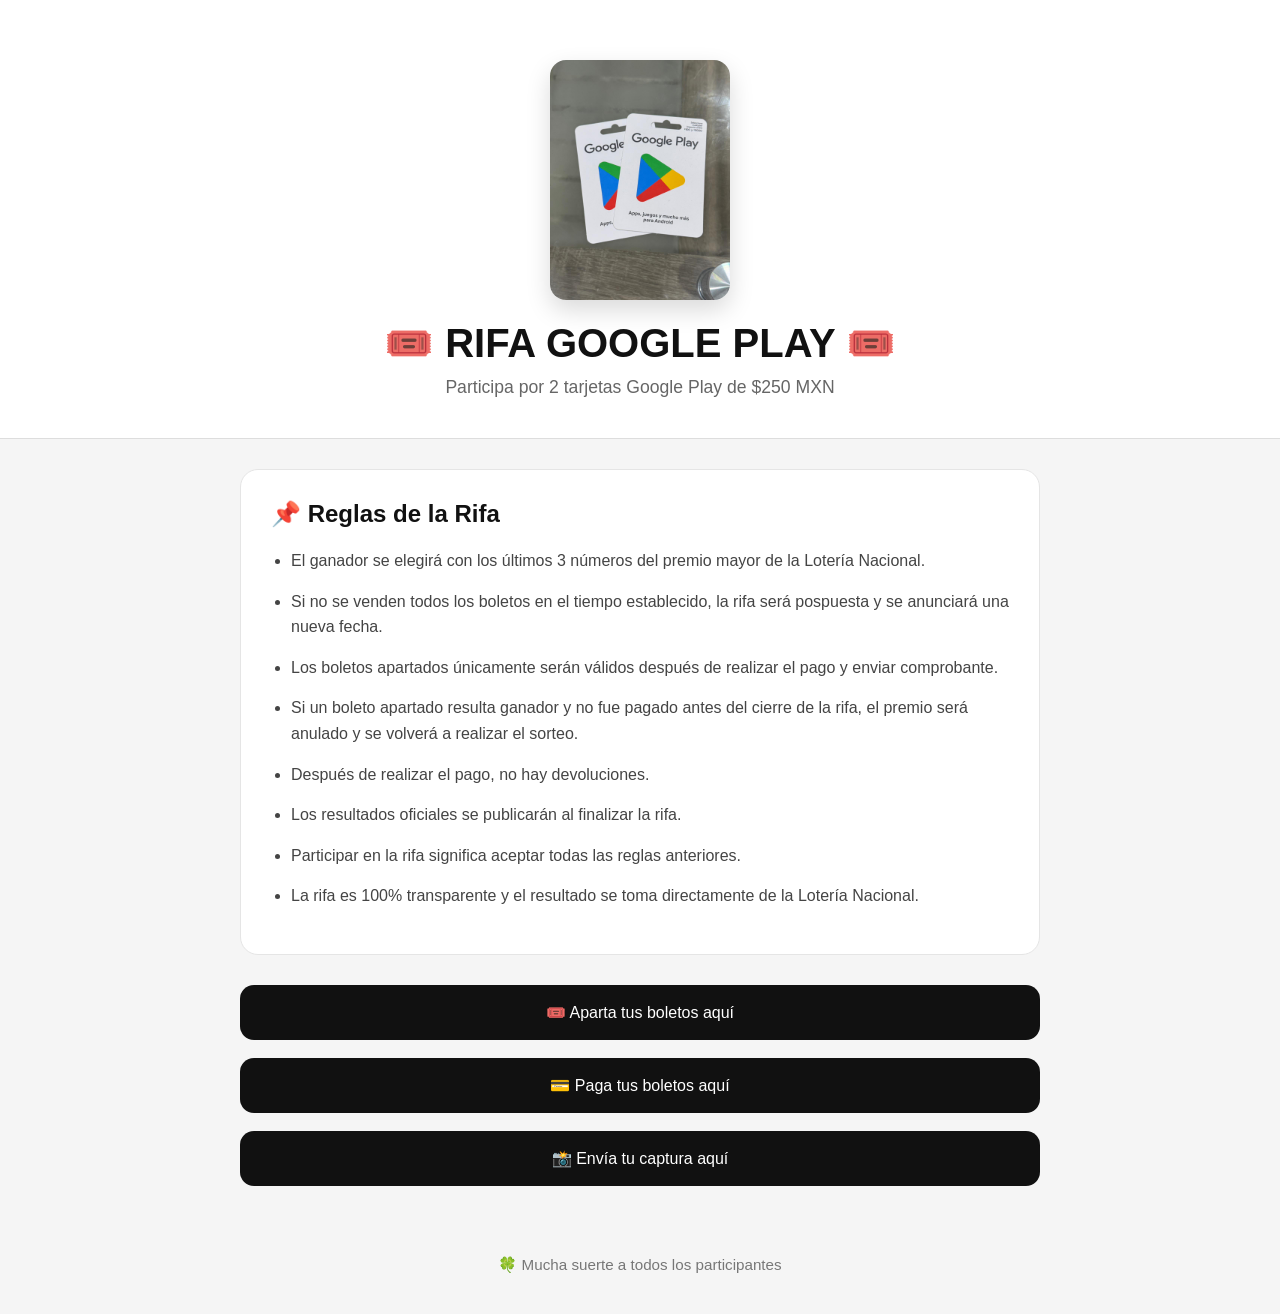
<file: sorteos/index.html>
<!DOCTYPE html>
<html lang="es">
<head>
  <meta charset="UTF-8" />
  <meta name="viewport" content="width=device-width, initial-scale=1.0"/>
  <title>Rifa Google Play</title>
  <link rel="stylesheet" href="styles.css">
</head>
<body>
  <div class="background"></div>
  <header class="hero">
	<div class="prize-image">
	<img src="premio.jpg" alt="Premio Google Play" />
	</div>
    <h1>🎟️ RIFA GOOGLE PLAY 🎟️</h1>
    <p>Participa por 2 tarjetas Google Play de $250 MXN</p>
  </header>
  <section class="card">
  <h2>📌 Reglas de la Rifa</h2>
  <ul>
    <li>El ganador se elegirá con los últimos 3 números del premio mayor de la Lotería Nacional.</li>
    <li>Si no se venden todos los boletos en el tiempo establecido, la rifa será pospuesta y se anunciará una nueva fecha.</li>
    <li>Los boletos apartados únicamente serán válidos después de realizar el pago y enviar comprobante.</li>
    <li>Si un boleto apartado resulta ganador y no fue pagado antes del cierre de la rifa, el premio será anulado y se volverá a realizar el sorteo.</li>
    <li>Después de realizar el pago, no hay devoluciones.</li>
    <li>Los resultados oficiales se publicarán al finalizar la rifa.</li>
    <li>Participar en la rifa significa aceptar todas las reglas anteriores.</li>
	<li>La rifa es 100% transparente y el resultado se toma directamente de la Lotería Nacional.</li>
  </ul>
</section>
  <section class="buttons">
    <a href="https://minharifa.app/r/doble-google-play-?lang=es" target="_blank" class="btn">
      🎟️ Aparta tus boletos aquí
    </a>
    <button class="btn" onclick="mostrarPago()">
      💳 Paga tus boletos aquí
    </button>
    <a href="https://wa.me/529811064643" target="_blank" class="btn">
      📸 Envía tu captura aquí
    </a>
  </section>
  <section class="payment-card" id="paymentCard">
    <h2>💳 Datos de Transferencia</h2>
    <p><strong>Banco:</strong> BANAMEX</p>
    <p><strong>Nombre:</strong> Abner Alexander del Jordan Arcos Acosta</p>
    <p><strong>Tarjeta:</strong> 002050905306465476</p>
	<p><strong>Monto:</strong> Transfiere el total correspondiente a tus boletos. Ejemplo: 1 boleto = $1 MXN, 5 boletos = $5 MXN, 10 boletos = $10 MXN.</p>
	<p><strong>Concepto:</strong> Usa el mismo nombre que registraste al apartar tu boleto.</p>
    <button onclick="cerrarPago()">
      Cerrar
    </button>
  </section>
  <footer>
    🍀 Mucha suerte a todos los participantes
  </footer>
  <script src="script.js"></script>
</body>
</html>
</file>
<file: sorteos/styles.css>
*{
  margin:0;
  padding:0;
  box-sizing:border-box;
  font-family:Arial, sans-serif;
}
body{
  background:#f5f5f5;
  color:#222;
  min-height:100vh;
}
.hero{
  background:white;
  text-align:center;
  padding:60px 20px 40px;
  border-bottom:1px solid #ddd;
}
.hero h1{
  font-size:2.5rem;
  margin-bottom:10px;
  color:#111;
}
.hero p{
  font-size:1.1rem;
  color:#666;
}
.card{
  width:90%;
  max-width:800px;
  margin:30px auto;
  background:white;
  border:1px solid #e5e5e5;
  border-radius:18px;
  padding:30px;
}
.card h2{
  margin-bottom:20px;
  color:#111;
}
.card ul{
  padding-left:20px;
}
.card li{
  margin-bottom:15px;
  line-height:1.6;
  color:#444;
}
.buttons{
  width:90%;
  max-width:800px;
  margin:30px auto;
  display:flex;
  flex-direction:column;
  gap:18px;
}
.btn{
  text-decoration:none;
  background:#111;
  color:white;
  padding:18px;
  text-align:center;
  border-radius:14px;
  font-size:1rem;
  transition:.2s;
  border:none;
  cursor:pointer;
}
.btn:hover{
  opacity:.9;
}
.payment-card{
  position:fixed;
  top:50%;
  left:50%;
  transform:translate(-50%,-50%) scale(0);
  width:90%;
  max-width:420px;
  background:white;
  border:1px solid #ddd;
  border-radius:20px;
  padding:30px;
  transition:.25s;
  z-index:100;
  box-shadow:0 10px 30px rgba(0,0,0,.1);
}
.payment-card.active{
  transform:translate(-50%,-50%) scale(1);
}
.payment-card h2{
  margin-bottom:20px;
  color:#111;
}
.payment-card p{
  margin-bottom:14px;
  color:#444;
}
.payment-card button{
  width:100%;
  padding:15px;
  border:none;
  border-radius:12px;
  background:#111;
  color:white;
  cursor:pointer;
  margin-top:10px;
}
footer{
  text-align:center;
  padding:40px 20px;
  color:#777;
  font-size:.95rem;
}

.prize-image{
  display:flex;
  justify-content:center;
  margin-bottom:20px;
}

.prize-image img{
  width:180px;
  height:auto;
  border-radius:16px;
  box-shadow:0 10px 25px rgba(0,0,0,.15);
}
</file>
